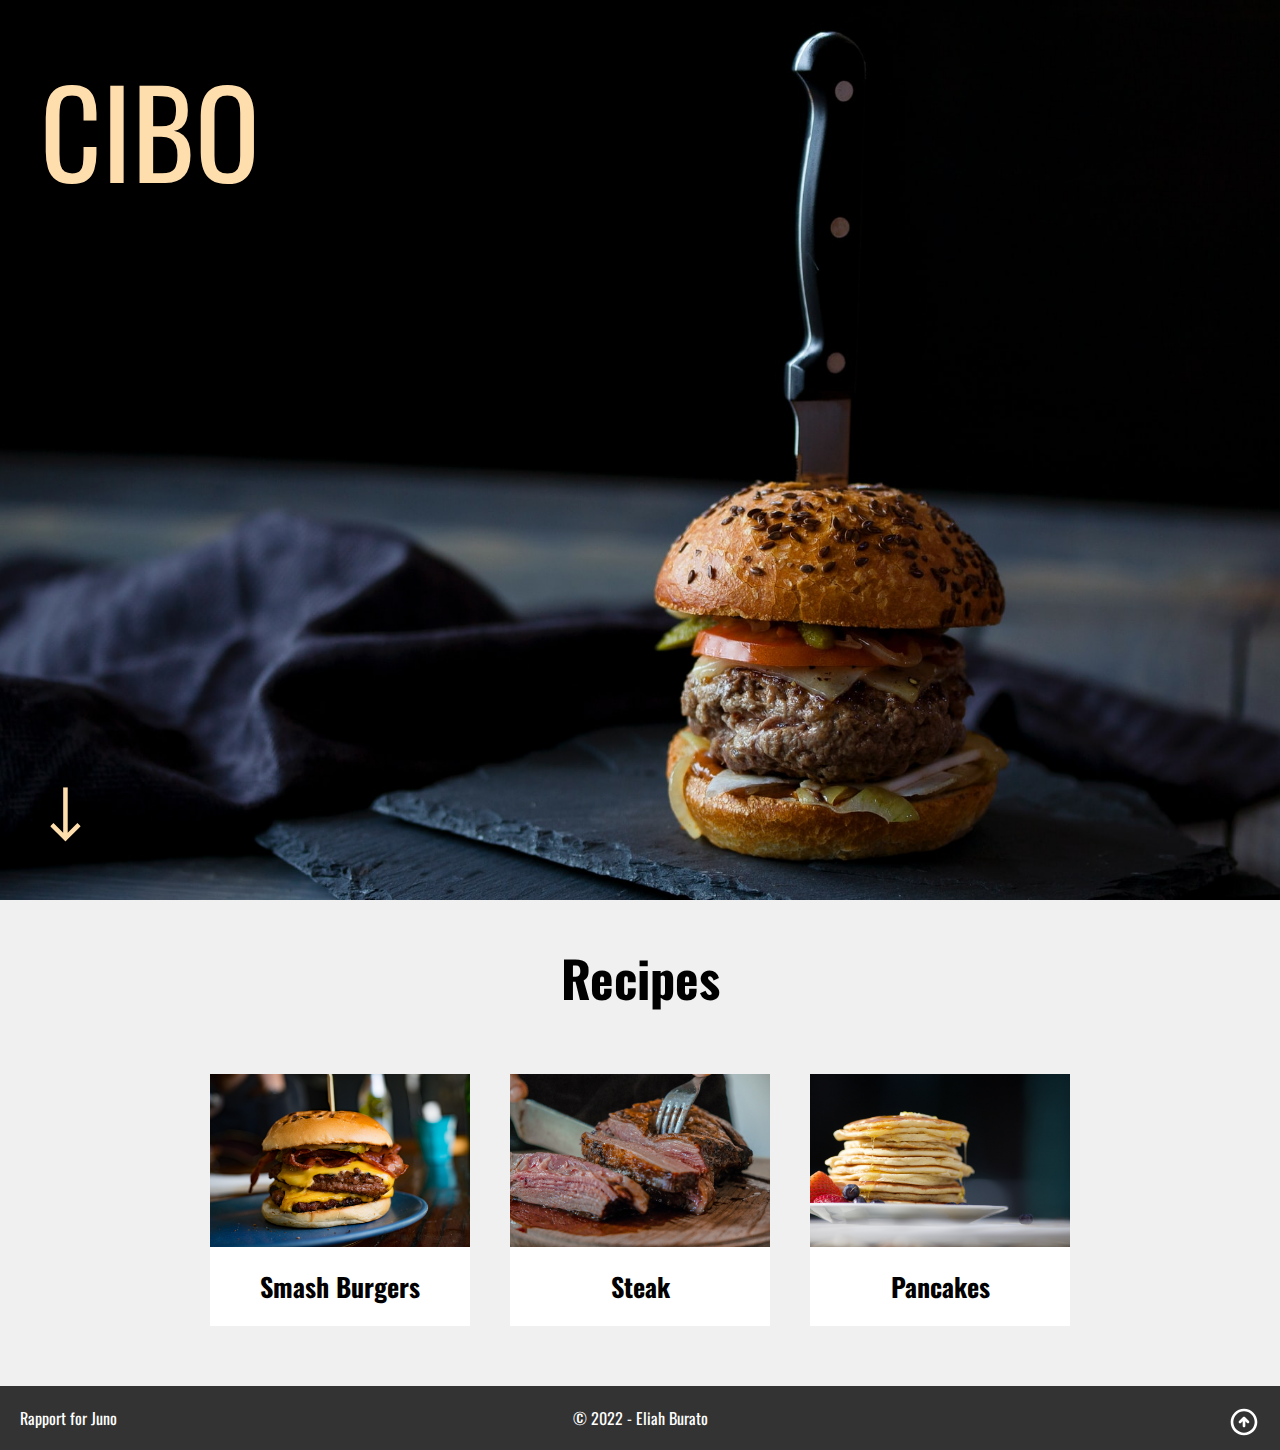
<file: index.html>
<!doctype html>
	
<html>
<head>
	<meta charset="utf-8">
	<meta name="viewport" content="width=device-width, initial-scale=1">
	<title>Cibo</title>
	<link rel="stylesheet" href="./css/style.css">
</head>
<body>
	<header class="cover" id="top">
		<h1> CIBO </h1>
		<a href="#juptocontent"><img src="./assets/arrow.svg"></a>
	</header>
	<h1 class="title" id="juptocontent">Recipes</h1>
	<main id="maincontent">
		<a href="./burger.html" class="card">
			<img src="./assets/burger.jpg">
			<div>
				<h2>Smash Burgers</h2>
			</div>
		</a>
		<a href="./steak.html" class="card">
			<img src="./assets/steak.jpg">
			<div>
				<h2>Steak</h2>
			</div>
		</a>
		<a href="./paneecake.html" class="card">
			<img src="./assets/panecake.jpg">
			<div>
				<h2>Pancakes</h2>
			</div>
		</a>
	</main>
	<footer>
		<a href="#top"><img src="./assets/arrow-up.svg" class="arrow-up"></a>
		&copy 2022 - Eliah Burato
		<a href="./rapport.html" class="rapport">
			<div> Rapport for Juno</div>
	</footer>
</body>
</html>
</file>
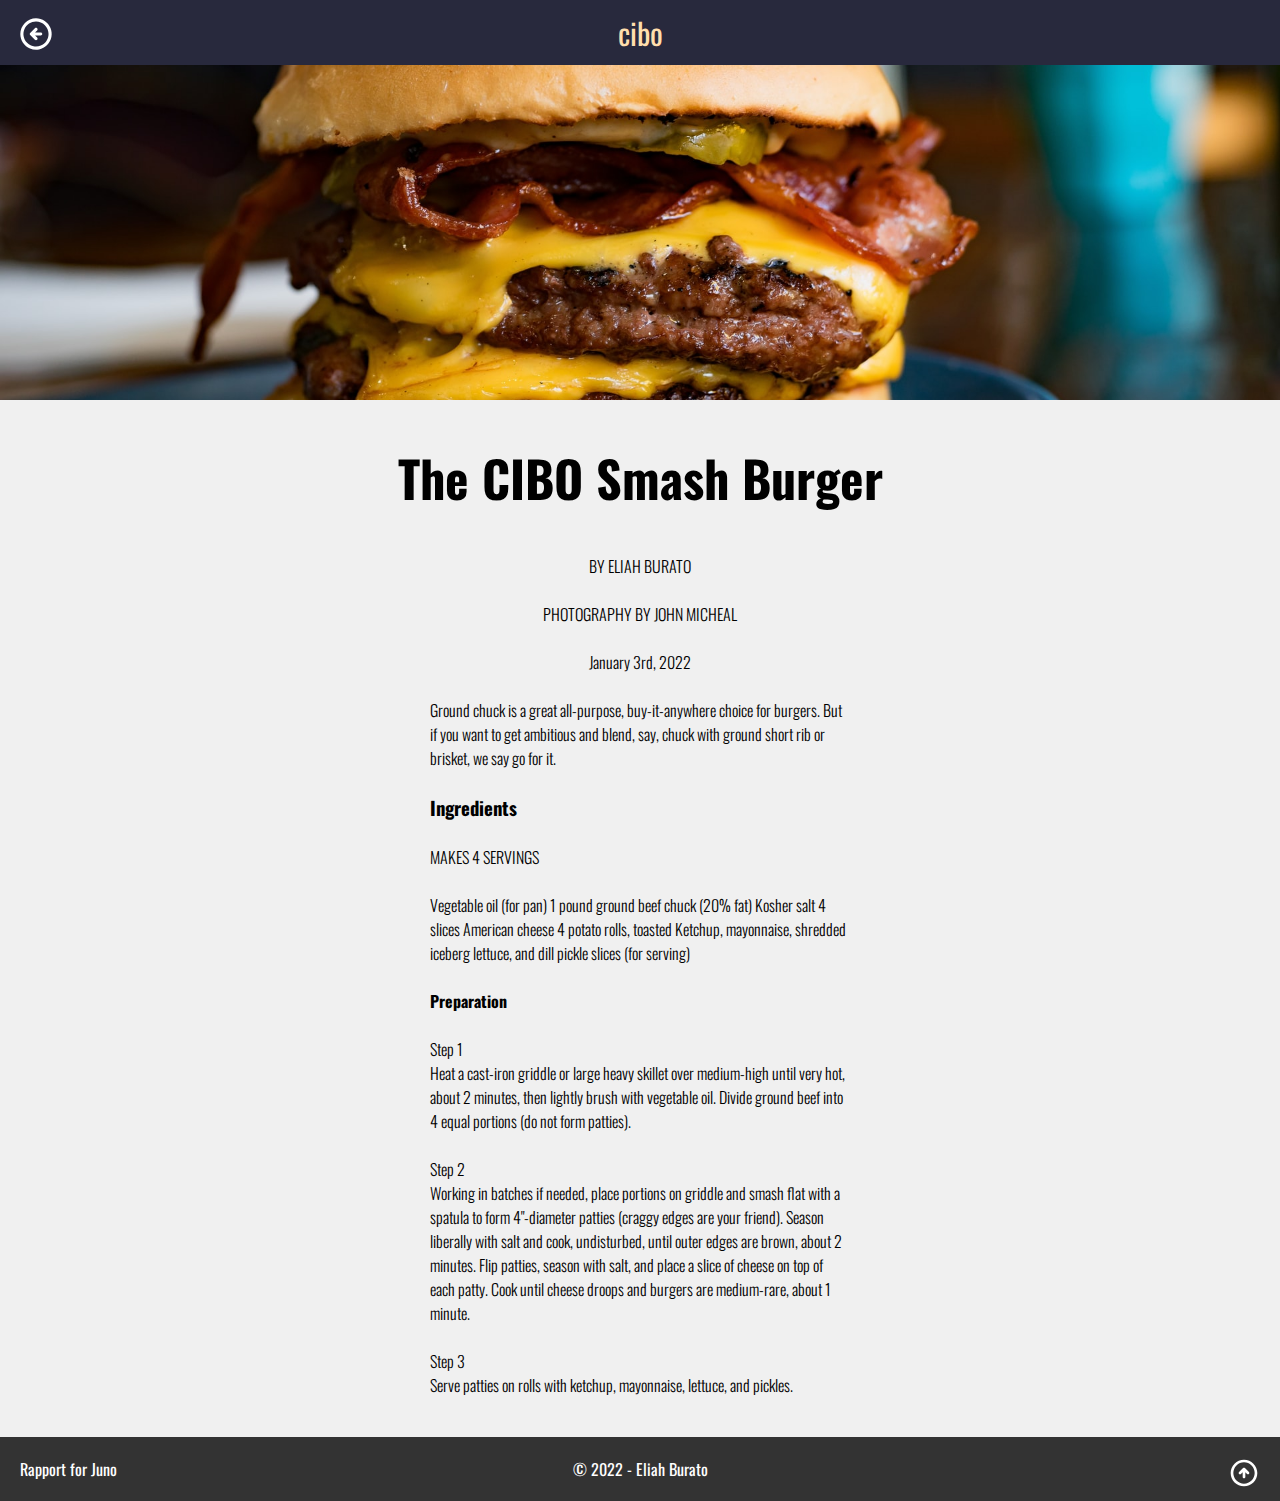
<file: burger.html>
<!doctype html>
	
<html>
<head>
	<meta charset="utf-8">
	<meta name="viewport" content="width=device-width, initial-scale=1">
	<title>Recipes</title>
	<link rel="stylesheet" href="./css/style.css">
</head>
<body>
	<header class="recipe-header">
		<a href="./index.html">cibo</a>
		<a href="./index.html#maincontent"><img src="./assets/arrow-back.svg" class="arrow-back"></a>
	</header>
	<div class="recipe-cover" id="top">
	</div>
	<h1 class="title" > The CIBO Smash Burger</h1>
	<main class="recipe-content">
 
		<p style="text-align: center;">
			BY ELIAH BURATO<br><br>

			PHOTOGRAPHY BY JOHN MICHEAL<br><br>

			January 3rd, 2022  <br><br>

		</p>
		
		<p>
			Ground chuck is a great all-purpose, buy-it-anywhere choice for burgers. But if you want to get ambitious and blend, say, chuck with ground short rib or brisket, we say go for it. <br><br>
		</p>


		<h3>Ingredients</h3> <br>

			MAKES 4 SERVINGS<br><br>

			Vegetable oil (for pan)
			1 pound ground beef chuck (20% fat)
			Kosher salt
			4 slices American cheese
			4 potato rolls, toasted
			Ketchup, mayonnaise, shredded iceberg lettuce, and dill pickle slices (for serving) <br><br>

			<p style="font-weight: 700;">
			Preparation</p> <br>

			Step 1  <br>
			Heat a cast-iron griddle or large heavy skillet over medium-high until very hot, about 2 minutes, then lightly brush with vegetable oil. Divide ground beef into 4 equal portions (do not form patties). 
			<br><br>

			Step 2  <br>
			Working in batches if needed, place portions on griddle and smash flat with a spatula to form 4"-diameter patties (craggy edges are your friend). Season liberally with salt and cook, undisturbed, until outer edges are brown, about 2 minutes. Flip patties, season with salt, and place a slice of cheese on top of each patty. Cook until cheese droops and burgers are medium-rare, about 1 minute.
			<br><br>

			Step 3  <br>
			Serve patties on rolls with ketchup, mayonnaise, lettuce, and pickles.
		</p>
	</main>
	<footer>
		<a href="#top"><img src="./assets/arrow-up.svg" class="arrow-up"></a>
		&copy 2022 - Eliah Burato
		<a href="./rapport.html" class="rapport">
			<div> Rapport for Juno</div>
	</footer>
</body>
</html>
</file>
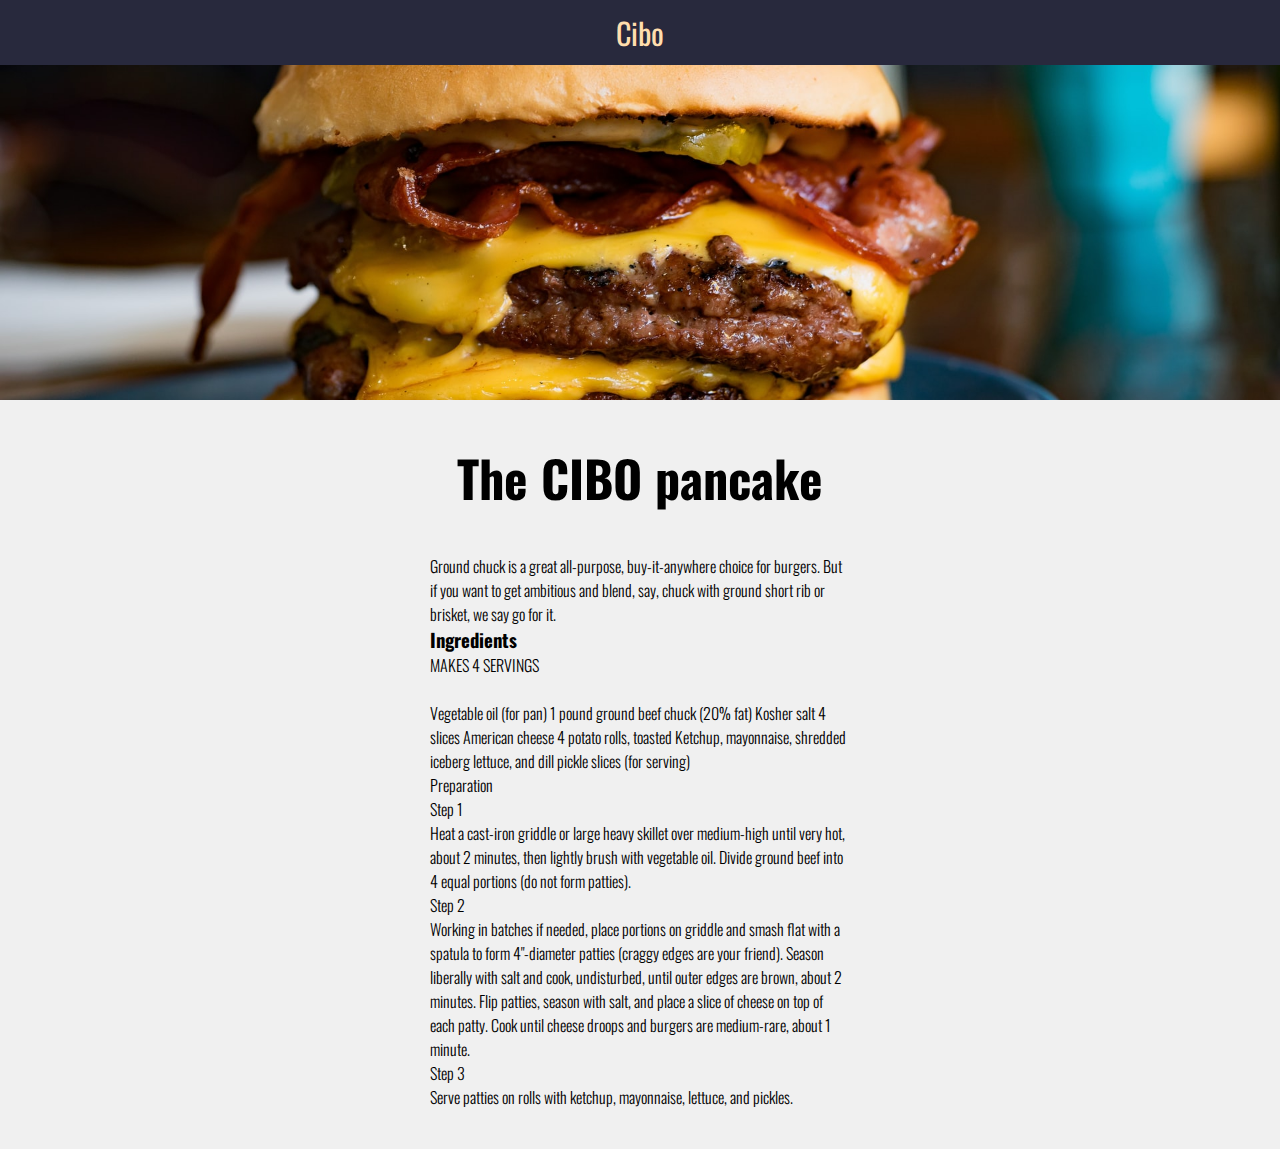
<file: pancake.html>
<!doctype html>
	
<html>
<head>
	<meta charset="utf-8">
	<title>Recipes</title>
	<link rel="stylesheet" href="./css/style.css">
</head>
<body>
	<header class="recipe-header"><a href="./index.html">Cibo</a></header>
	<div class="recipe-cover">
	</div>
	<h1 class="title"> The CIBO pancake</h1>
	<main class="recipe-content">
		<p>
			Ground chuck is a great all-purpose, buy-it-anywhere choice for burgers. But if you want to get ambitious and blend, say, chuck with ground short rib or brisket, we say go for it.
		</p>
		<h3>Ingredients</h3>

			MAKES 4 SERVINGS<br> <br>

			Vegetable oil (for pan)
			1 pound ground beef chuck (20% fat)
			Kosher salt
			4 slices American cheese
			4 potato rolls, toasted
			Ketchup, mayonnaise, shredded iceberg lettuce, and dill pickle slices (for serving) <br>

			Preparation <br>

			Step 1  <br>
			Heat a cast-iron griddle or large heavy skillet over medium-high until very hot, about 2 minutes, then lightly brush with vegetable oil. Divide ground beef into 4 equal portions (do not form patties). <br>

			Step 2  <br>
			Working in batches if needed, place portions on griddle and smash flat with a spatula to form 4"-diameter patties (craggy edges are your friend). Season liberally with salt and cook, undisturbed, until outer edges are brown, about 2 minutes. Flip patties, season with salt, and place a slice of cheese on top of each patty. Cook until cheese droops and burgers are medium-rare, about 1 minute.  <br>

			Step 3   <br>
			Serve patties on rolls with ketchup, mayonnaise, lettuce, and pickles. <br>
		</p>
	</main>
</body>
</html>
</file>
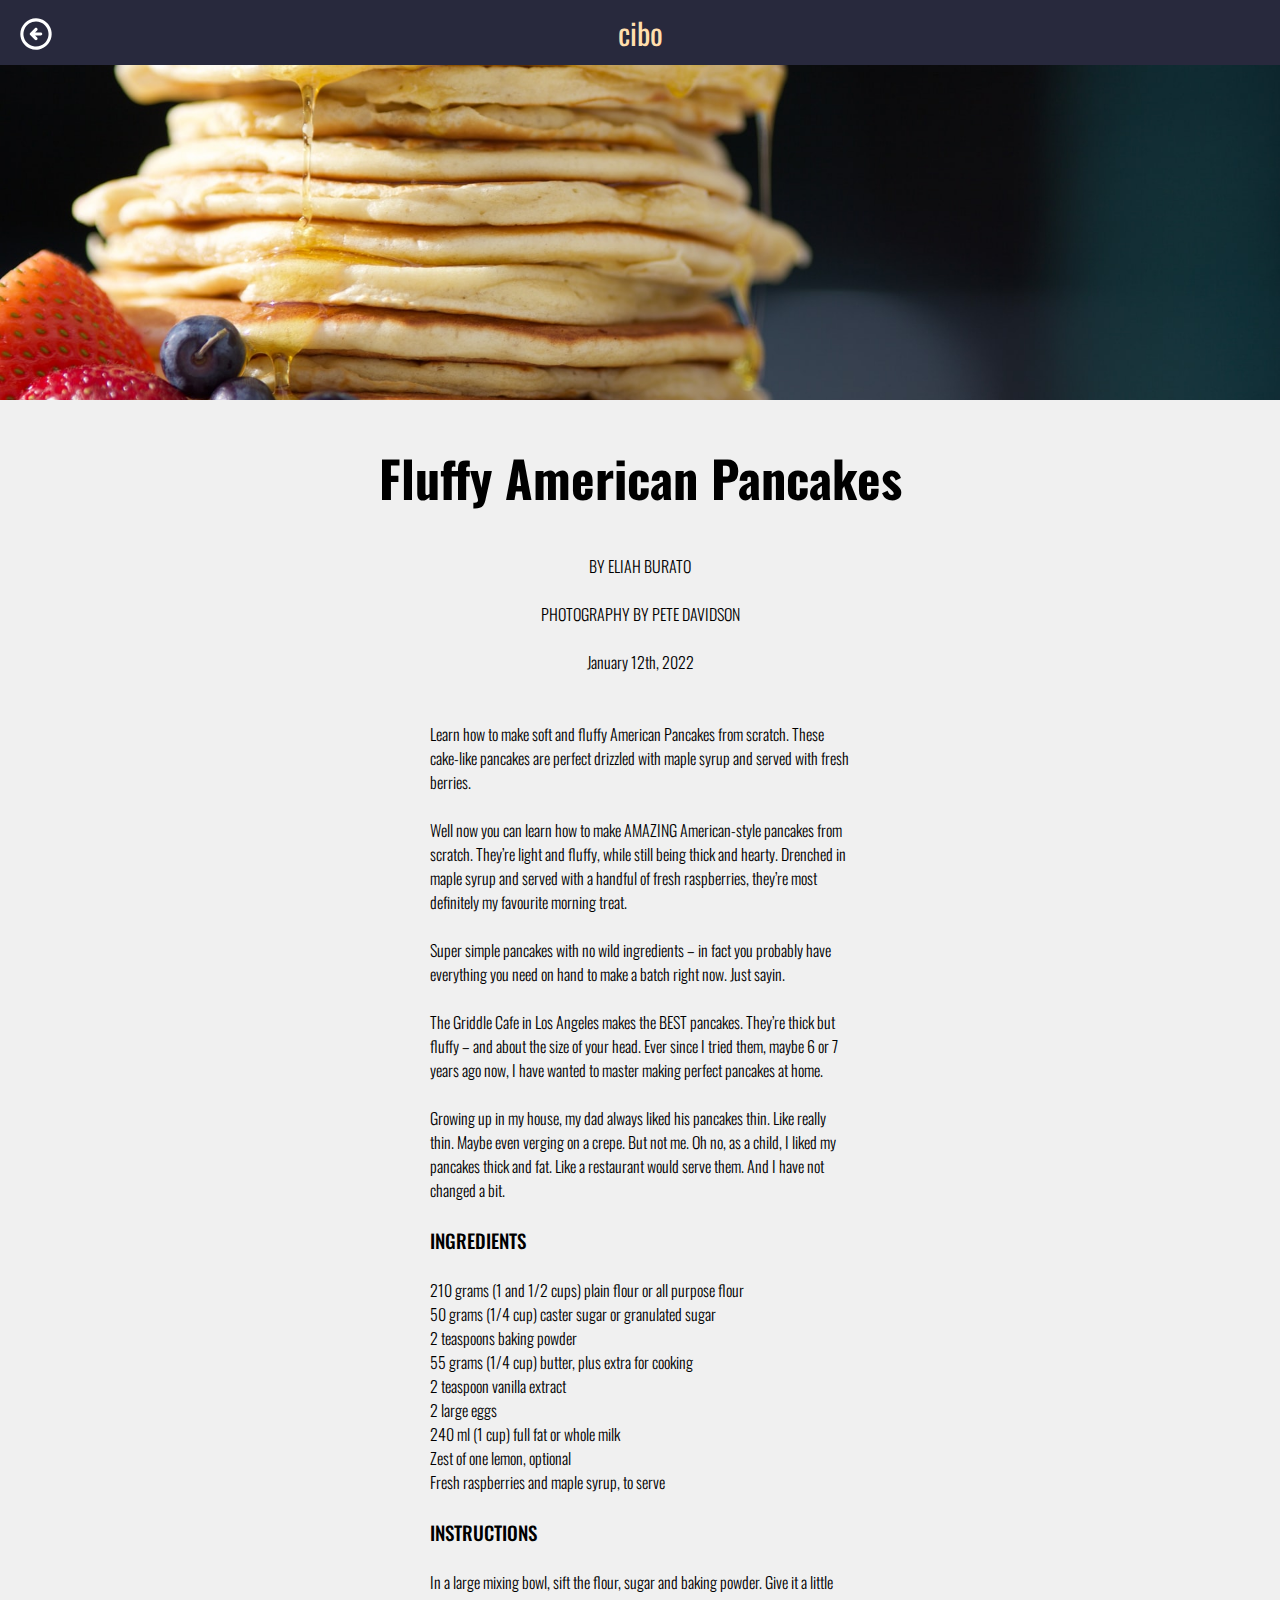
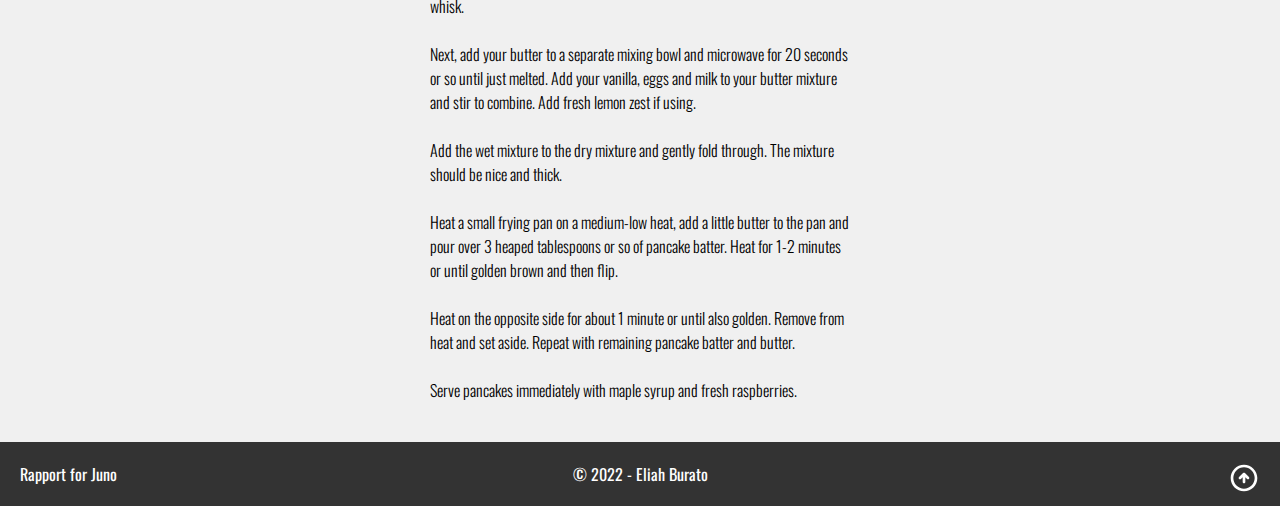
<file: paneecake.html>
<!doctype html>
	
<html>
<head>
	<meta charset="utf-8">
	<meta name="viewport" content="width=device-width, initial-scale=1">
	<title>Recipes</title>
	<link rel="stylesheet" href="./css/style.css">
</head>
<body>
	<header class="recipe-header"><a href="./index.html">cibo</a>
		<a href="./index.html#maincontent"><img src="./assets/arrow-back.svg" class="arrow-back"></a>
	</header>
	<div class="recipe-cover3" id="top">
	</div>
	<h1 class="title"> Fluffy American Pancakes</h1>
	<main class="recipe-content">
		<p>

			<p style="text-align: center;">
			BY ELIAH BURATO<br><br>

			PHOTOGRAPHY BY PETE DAVIDSON	<br><br>

			January 12th, 2022 </p>

			<br><br>


			Learn how to make soft and fluffy American Pancakes from scratch. These cake-like pancakes are perfect drizzled with maple syrup and served with fresh berries. <br><br>

			Well now you can learn how to make AMAZING American-style pancakes from scratch. They’re light and fluffy, while still being thick and hearty. Drenched in maple syrup and served with a handful of fresh raspberries, they’re most definitely my favourite morning treat.<br><br>

			Super simple pancakes with no wild ingredients – in fact you probably have everything you need on hand to make a batch right now. Just sayin.
			<br><br>

			The Griddle Cafe in Los Angeles makes the BEST pancakes. They’re thick but fluffy – and about the size of your head. Ever since I tried them, maybe 6 or 7 years ago now, I have wanted to master making perfect pancakes at home. <br><br>

			Growing up in my house, my dad always liked his pancakes thin. Like really thin. Maybe even verging on a crepe. But not me. Oh no, as a child, I liked my pancakes thick and fat. Like a restaurant would serve them. And I have not changed a bit. <br><br>


			<p style="font-weight: 500; font-size: 19px;">
			INGREDIENTS <p/>
		<br>
			210 grams (1 and 1/2 cups) plain flour or all purpose flour<br>
			50 grams (1/4 cup) caster sugar or granulated sugar<br>
			2 teaspoons baking powder<br>
			55 grams (1/4 cup) butter, plus extra for cooking<br>
			2 teaspoon vanilla extract<br>
			2 large eggs<br>
			240 ml (1 cup) full fat or whole milk<br>
			Zest of one lemon, optional<br>
			Fresh raspberries and maple syrup, to serve<br><br>

			<p style="font-weight: 500; font-size: 19px;">
			INSTRUCTIONS <p/>
			<br>
			In a large mixing bowl, sift the flour, sugar and baking powder. Give it a little whisk.<br><br>
			Next, add your butter to a separate mixing bowl and microwave for 20 seconds or so until just melted. Add your vanilla, eggs and milk to your butter mixture and stir to combine. Add fresh lemon zest if using.<br><br>
			Add the wet mixture to the dry mixture and gently fold through. The mixture should be nice and thick.<br><br>
			Heat a small frying pan on a medium-low heat, add a little butter to the pan and pour over 3 heaped tablespoons or so of pancake batter.  Heat for 1-2 minutes or until golden brown and then flip.<br><br>
			Heat on the opposite side for about 1 minute or until also golden. Remove from heat and set aside. Repeat with remaining pancake batter and butter.<br><br>
			Serve pancakes immediately with maple syrup and fresh raspberries.
		</p>
	</main>
	<footer>
		<a href="#top"><img src="./assets/arrow-up.svg" class="arrow-up"></a>
		&copy 2022 - Eliah Burato
		<a href="./rapport.html" class="rapport">
			<div> Rapport for Juno</div>
	</footer>
</body>
</html>
</file>
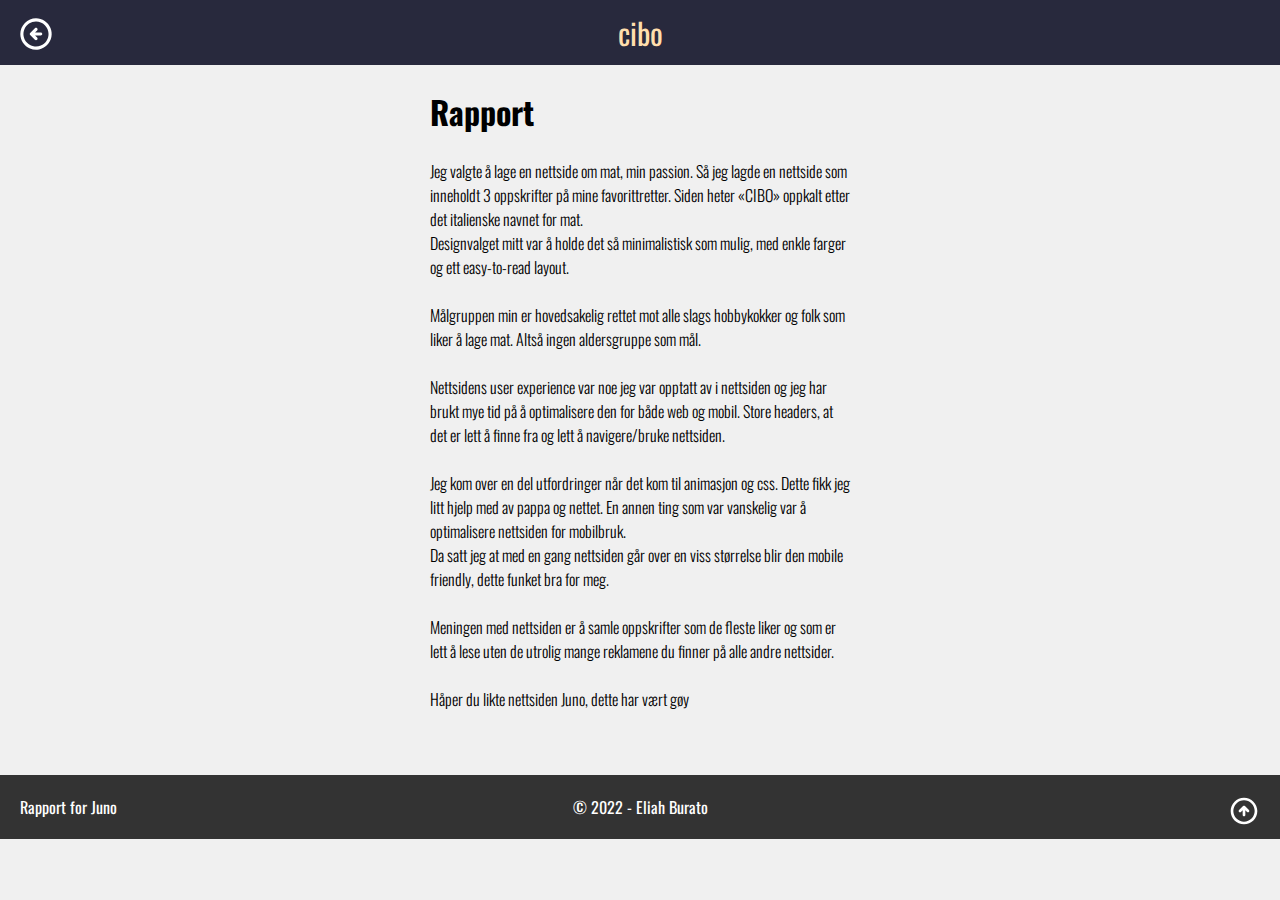
<file: rapport.html>
<!doctype html>
	
<html>
<head>
	<meta charset="utf-8">
	<meta name="viewport" content="width=device-width, initial-scale=1">
	<title>Recipes</title>
	<link rel="stylesheet" href="./css/style.css">
</head>
<body>
	<header class="recipe-header">
		<a href="./index.html">cibo</a>
		<a href="./index.html#maincontent"><img src="./assets/arrow-back.svg" class="arrow-back"></a>
	</header>
	</div>
	<main class="recipe-content">
		<br><br>
		<h1>Rapport</h1> <br>
		<p>
			Jeg valgte å lage en nettside om mat, min passion. Så jeg lagde en nettside som inneholdt 3 oppskrifter på mine favorittretter. Siden heter «CIBO» oppkalt etter det italienske navnet for mat. <br>
			Designvalget mitt var å holde det så minimalistisk som mulig, med enkle farger og ett easy-to-read layout. <br> <br>
			
			
			Målgruppen min er hovedsakelig rettet mot alle slags hobbykokker og folk som liker å lage mat. Altså ingen aldersgruppe som mål. <br><br>
			
			
			Nettsidens user experience var noe jeg var opptatt av i nettsiden og jeg har brukt mye tid på å optimalisere den for både web og mobil. Store headers, at det er lett å finne fra og lett å navigere/bruke nettsiden. <br><br>
			
			Jeg kom over en del utfordringer når det kom til animasjon og css. Dette fikk jeg litt hjelp med av pappa og nettet. En annen ting som var vanskelig var å optimalisere nettsiden for mobilbruk. <br>
			
			Da satt jeg at med en gang nettsiden går over en viss størrelse blir den mobile friendly, dette funket bra for meg.<br><br>
			
			
			Meningen med nettsiden er å samle oppskrifter som de fleste liker og som er lett å lese uten de utrolig mange reklamene du finner på alle andre nettsider. <br><br>
			
			
			Håper du likte nettsiden Juno, dette har vært gøy<br><br>
			



		</p>
	</main>
	<footer>
		<a href="#top"><img src="./assets/arrow-up.svg" class="arrow-up"></a>
		&copy 2022 - Eliah Burato
		<a href="./rapport.html" class="rapport">
			<div> Rapport for Juno</div>
	</footer>
</body>
</html>
</file>
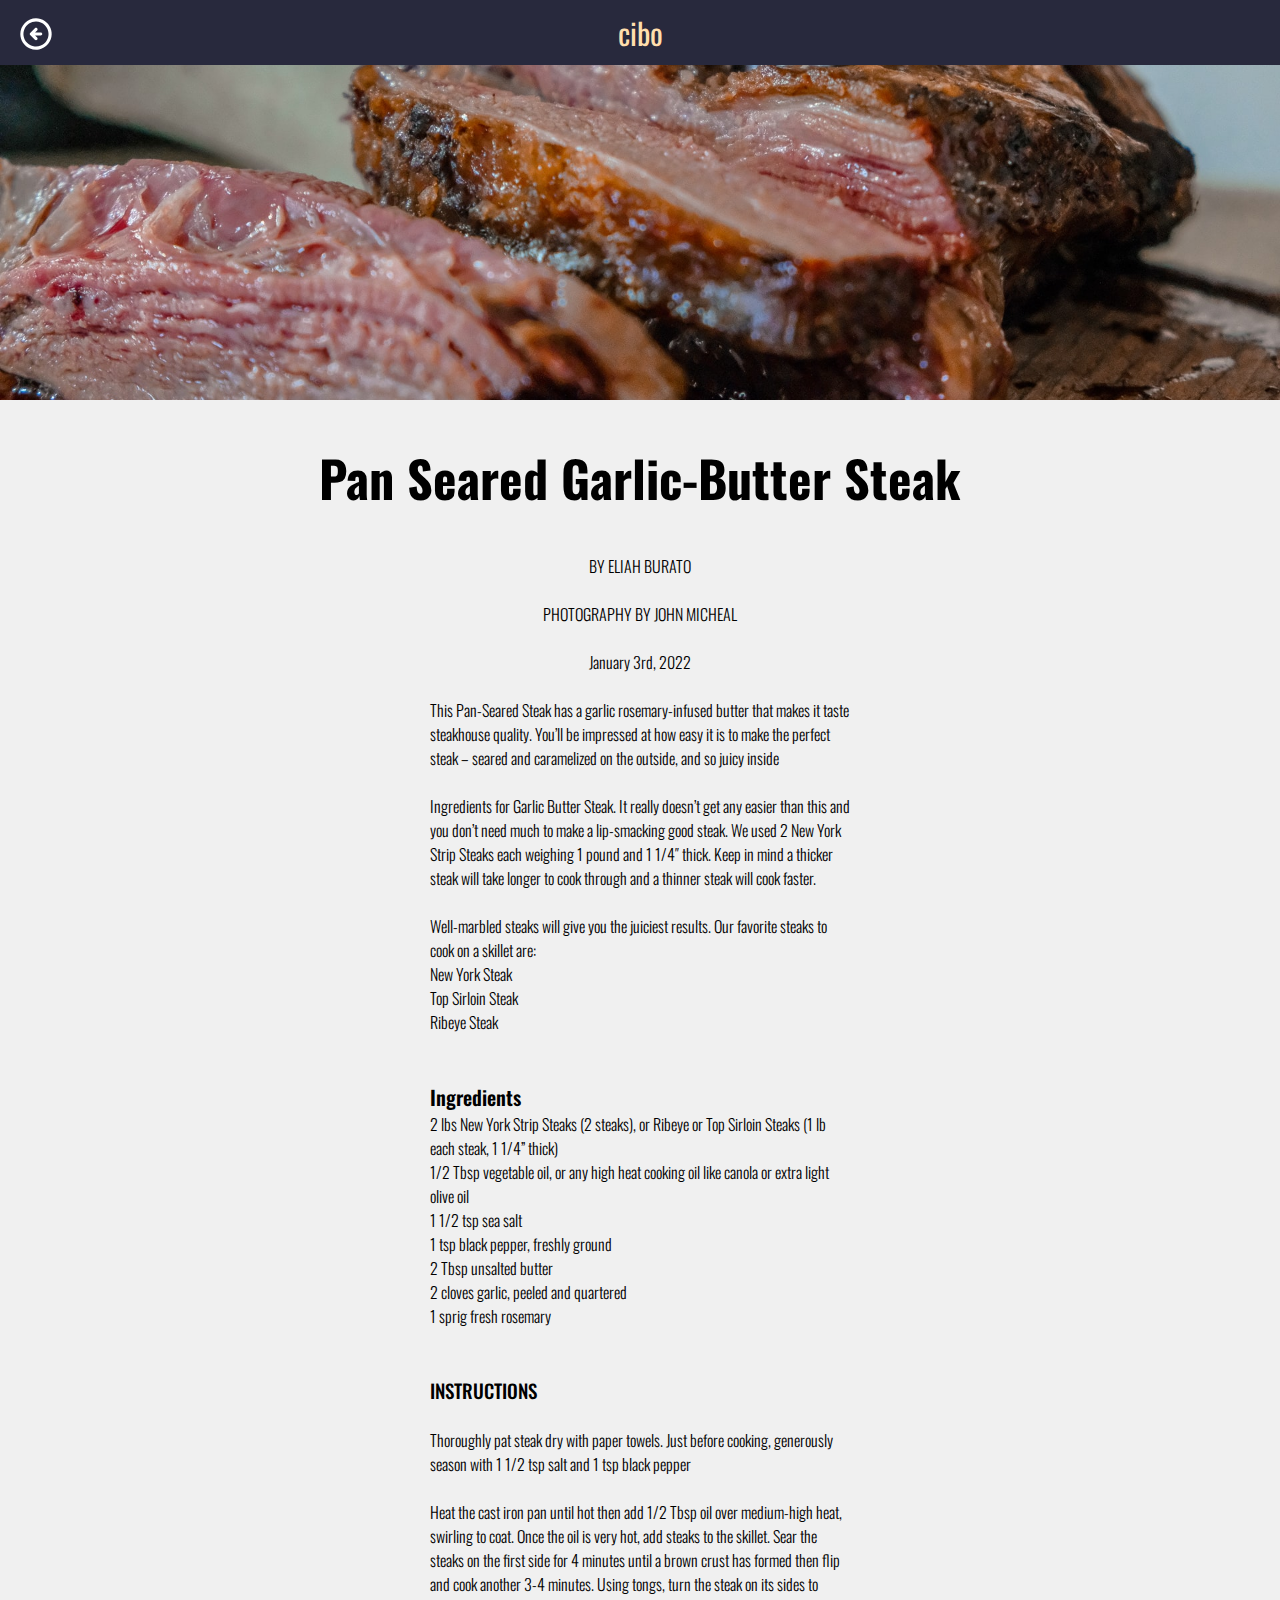
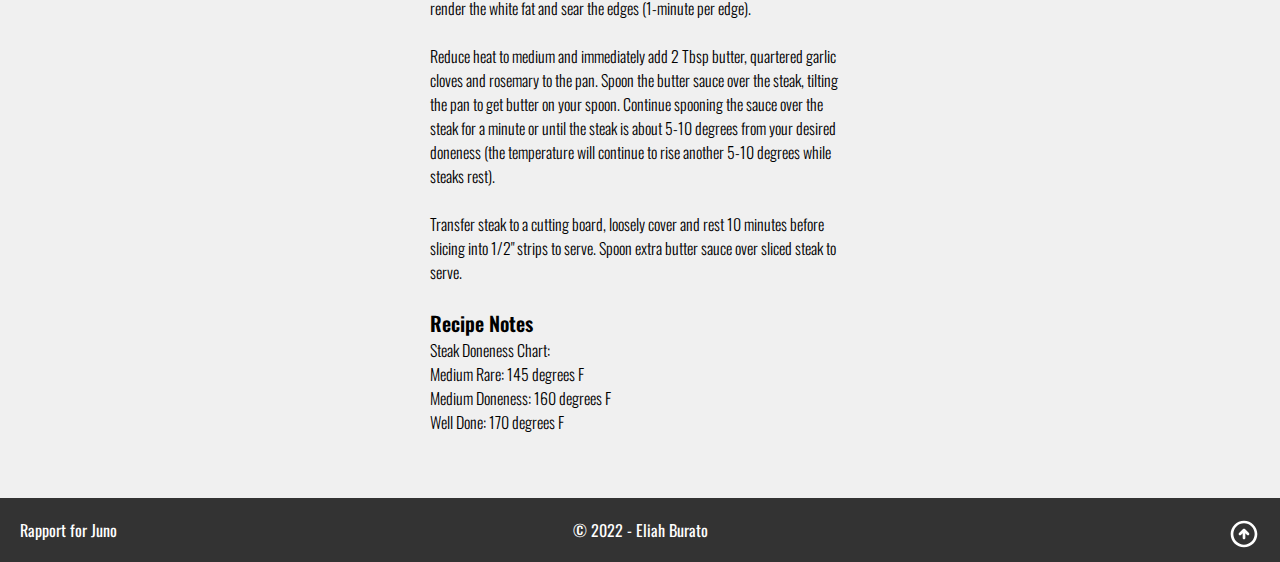
<file: steak.html>
<!doctype html>
	
<html>
<head>
	<meta charset="utf-8">
	<meta name="viewport" content="width=device-width, initial-scale=1">
	<title>Recipes</title>
	<link rel="stylesheet" href="./css/style.css">
</head>
<body>
	<header class="recipe-header"><a href="./index.html">cibo</a>
		<a href="./index.html#maincontent"><img src="./assets/arrow-back.svg" class="arrow-back"></a>
	</header>
	<div class="recipe-cover2" id="top">
	</div>
	<h1 class="title">Pan Seared Garlic-Butter Steak</h1>
	<main class="recipe-content">
		
			<p style="text-align: center;">
			BY ELIAH BURATO<br><br>

			PHOTOGRAPHY BY JOHN MICHEAL<br><br>

			January 3rd, 2022  <br><br>

		</p>
		<p>
			This Pan-Seared Steak has a garlic rosemary-infused butter that makes it taste steakhouse quality. You’ll be impressed at how easy it is to make the perfect steak – seared and caramelized on the outside, and so juicy inside
		<br><br>

		Ingredients for Garlic Butter Steak.
		It really doesn’t get any easier than this and you don’t need much to make a lip-smacking good steak. We used 2 New York Strip Steaks each weighing 1 pound and 1 1/4″ thick. Keep in mind a thicker steak will take longer to cook through and a thinner steak will cook faster.
		<br><br>

		Well-marbled steaks will give you the juiciest results. Our favorite steaks to cook on a skillet are:
		<br>

		New York Steak<br>
		Top Sirloin Steak<br>
		Ribeye Steak<br>
		<br><br>

		<p style="font-weight: 600; font-size: 20px;">
			Ingredients <p/>
		

		2 lbs New York Strip Steaks (2 steaks), or Ribeye or Top Sirloin Steaks (1 lb each steak, 1 1/4” thick)<br>
		1/2 Tbsp vegetable oil, or any high heat cooking oil like canola or extra light olive oil<br>
		1 1/2 tsp sea salt<br>
		1 tsp black pepper, freshly ground<br>
		2 Tbsp unsalted butter<br>
		2 cloves garlic, peeled and quartered<br>
		1 sprig fresh rosemary<br>
		<br><br>

		<p style="font-weight: 500; font-size: 19px;">
			INSTRUCTIONS </p>
		<br>

		Thoroughly pat steak dry with paper towels. Just before cooking, generously season with 1 1/2 tsp salt and 1 tsp black pepper
		<br><br>


		Heat the cast iron pan until hot then add 1/2 Tbsp oil over medium-high heat, swirling to coat. Once the oil is very hot, add steaks to the skillet. Sear the steaks on the first side for 4 minutes until a brown crust has formed then flip and cook another 3-4 minutes. Using tongs, turn the steak on its sides to render the white fat and sear the edges (1-minute per edge).
		<br><br>

		Reduce heat to medium and immediately add 2 Tbsp butter, quartered garlic cloves and rosemary to the pan. Spoon the butter sauce over the steak, tilting the pan to get butter on your spoon. Continue spooning the sauce over the steak for a minute or until the steak is about 5-10 degrees from your desired doneness (the temperature will continue to rise another 5-10 degrees while steaks rest).
		<br><br>

		Transfer steak to a cutting board, loosely cover and rest 10 minutes before slicing into 1/2" strips to serve. Spoon extra butter sauce over sliced steak to serve.
		<br><br>

		<p style="font-weight: 600; font-size: 20px;">
			Recipe Notes <p/>

		Steak Doneness Chart:<br>
		Medium Rare: 145 degrees F<br>
		Medium Doneness: 160 degrees F<br>
		Well Done: 170 degrees F<br>
		<br>
	</p>
	
	</main>
	<footer>
		<a href="#top"><img src="./assets/arrow-up.svg" class="arrow-up"></a>
		&copy 2022 - Eliah Burato
		<a href="./rapport.html" class="rapport">
			<div> Rapport for Juno</div>
	</footer>
</body>
</html>
</file>
<file: css/style.css>
@import url('https://fonts.googleapis.com/css2?family=Oswald:wght@200;400;600&display=swap');

* {
	padding:  0;
	margin: 0;
	box-sizing: border-box;
}

html { /*  dette styrer hoved stil for htmldokumentet  */
	scroll-behavior: smooth;
	background-color: rgb(240, 240, 240);
}

footer{
	width: 100%;
	background-color: #333;
	min-height: 40px;
	color: #fff;
	font-family: 'Oswald', sans-serif;
	padding: 20px;
	text-align: center;
	position:  relative; 
}

.arrow-up {
	position: absolute;
	right: 20px;
	width: 32px;
	height: 32px;
	transition: transform 0.3s ease-in-out;
}

.arrow-up:hover{/* her håndtere jeg hover state av klassen */
	transform: scale(1.2);
}

.arrow-back {
	position: absolute;
	left: 20px;
	width: 32px;
	height: 32px;
	transition: transform 0.3s ease-in-out;
	margin-top: 8px;
}

.arrow-back:hover{/* her håndtere jeg hover state av klassen */
	transform: scale(1.2);
}


.recipe-header {
	background-color: #28293D;
	width: 100%;
	text-align: center;
	color: navajowhite;
	font-size: 30px;
	padding: 10px;
	position: fixed;
	font-family: 'Oswald', sans-serif;

}

.recipe-header a { /* denne class selector  påvirker tag "a" inn i .recipe-header class */
	text-decoration: none;
	color:  navajowhite;
}

.cover {
	position:  relative;
	width: 100vw;
	height: 100vh;
	background-color: #ccc;
	background-image: url('../assets/cover.jpg');
	background-repeat: no-repeat;
	background-size: cover;
	background-position: center;
}

.cover h1 { 
	font-family: 'Oswald', sans-serif;
	position: absolute;
	top: 40px;
	left: 40px;
	color: navajowhite;
	font-size:  120px;
	font-weight: 400;
 }

.title {
	text-align: center;
	font-family: 'Oswald', sans-serif;
	padding-top: 40px;
	font-size: 50px;
	font-weight: 700;

}

 .cover img {
 	position: absolute;
 	bottom: 40px;
 	left: 40px;
 	color: navajowhite;
 	transform: scale(0.6);
 	animation-name: pulse;
 	animation-duration: 1.4s;
 	animation-timing-function: ease-in-out;
 	animation-iteration-count: infinite;
 }

 #maincontent {
 	width: 100%;
	max-width: 900px;
	margin: 40px auto;
	display: flex;
 }

.rapport {
	left: 20px;
	position: absolute;
	font-family: 'Oswald', sans-serif;
	color: white;
	font-weight: 400;
	transition: transform 0.3s ease-in-out;
}

.rapport:hover{
	transform: scale(1.1);
}

 @media screen and (max-width:  768px) { /* denne styrer visning til #maincontent i screen under 768px */
 	 #maincontent {
		flex-direction: column;
	 }
 }

 .card {
 	background-color: #fff;
 	margin: 20px;
 	display: flex;
 	flex-direction: column;
 	font-family: 'Oswald', sans-serif;
 	transition: transform 0.3s ease-in-out;
 }

 .card:hover {
 	transform: scale(1.08);
 }

 .card:visited {
 	color:  #000000;
 }

 a {
 	text-decoration: none;
 }

 .card div {
 	padding: 20px;
 	text-align: center;
 }

 .card div h2 {
 	font-size: 26px;
 	color: #000000;
 	text-decoration: none;
 	font-style: normal;
 }

 .card img{
 	width: 100%;
 	height: auto;
 }

 .recipe-cover {
 	width: 100%;
 	height: 400px;
 	background-image: url('../assets/burger.jpg');
 	background-repeat: no-repeat;
 	background-size: cover;
 	background-position: 60%;
 }

.recipe-cover img {
	object-fit: cover;
	width: 100%;
}

.recipe-cover2 { 	
	width: 100%;
 	height: 400px;
 	background-image: url('../assets/steak.jpg');
 	background-repeat: no-repeat;
 	background-size: cover;
 	background-position: 60%;

}
.recipe-cover2 img {
	object-fit: cover;
	width: 100%;
}

.recipe-cover3 {
	width: 100%;
 	height: 400px;
 	background-image: url('../assets/panecake.jpg');
 	background-repeat: no-repeat;
 	background-size: cover;
 	background-position: 60%;
}

.recipe-cover3 img {
	object-fit: cover;
	width: 100%;
}

.recipe-content {
	font-family: 'Oswald', sans-serif;
	padding: 40px;
	width: 100%;
	font-weight: 300;
	max-width: 500px;	
	margin:  0 auto;
}


 @keyframes pulse {

 	from {
 		transform: scale(0.6);
 	}

 	50% {
 		transform: scale(1);
 	}

 	to {
 		transform: scale(0.6);
 	}

 }
</file>
